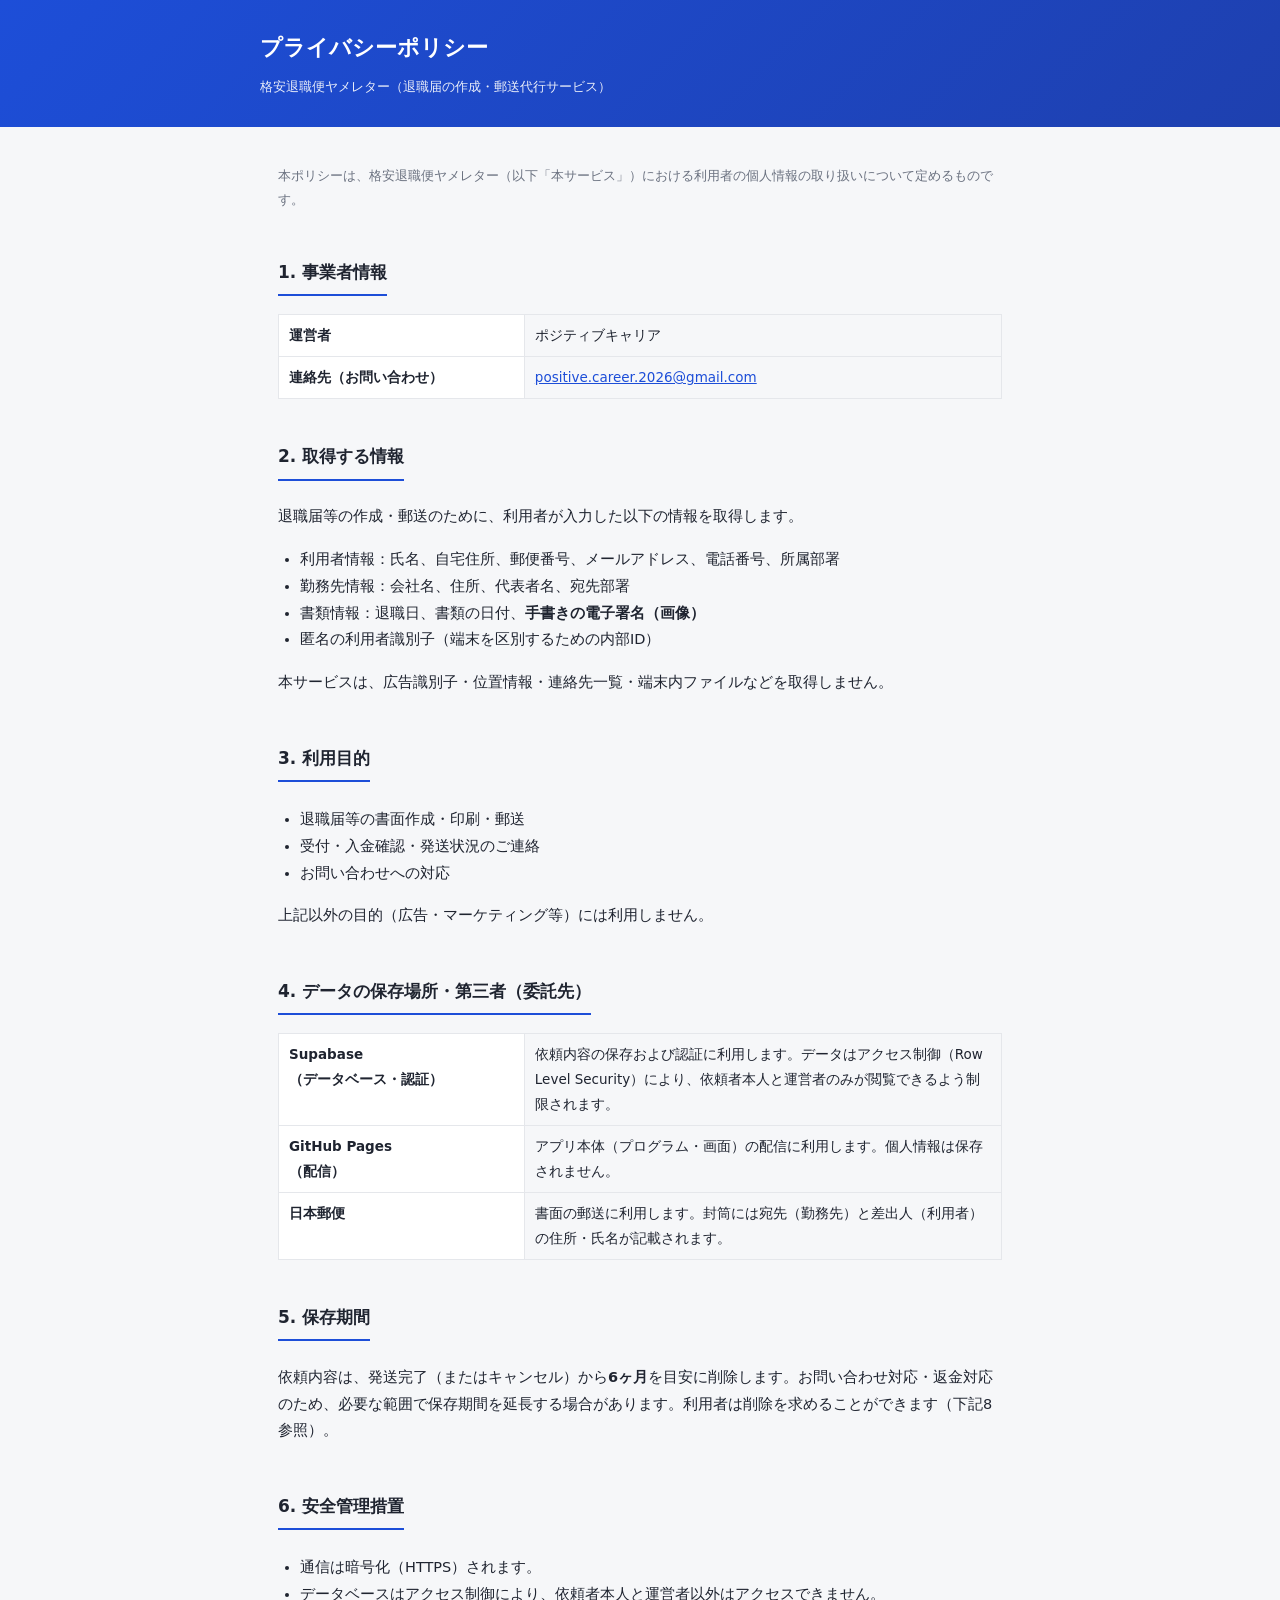
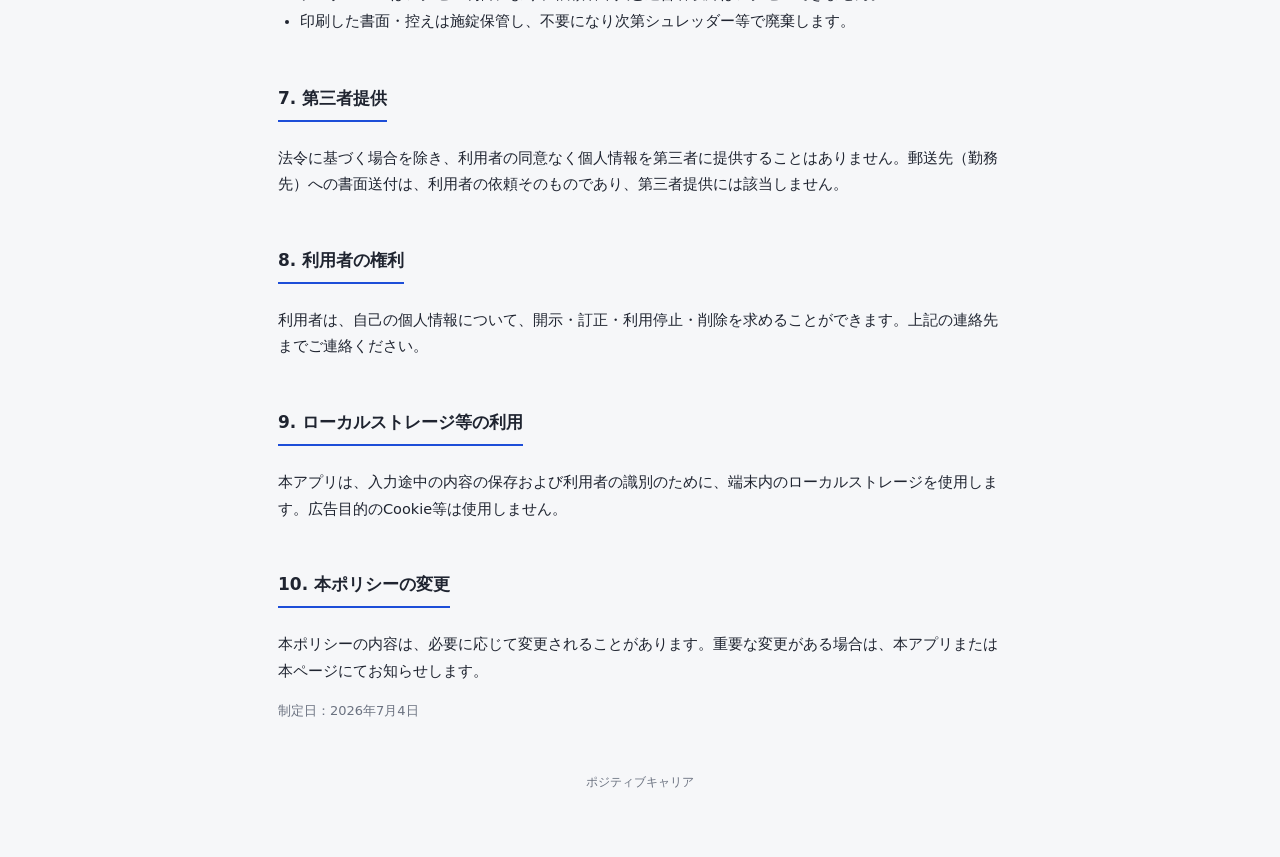
<file: privacy.html>
<!DOCTYPE html>
<html lang="ja">
<head>
<meta charset="UTF-8">
<meta name="viewport" content="width=device-width, initial-scale=1.0">
<title>プライバシーポリシー｜格安退職便ヤメレター</title>
<style>
  :root { --blue:#1d4ed8; --ink:#1f2430; --muted:#6b7280; --line:#e5e7eb; --bg:#f6f7f9; }
  * { box-sizing:border-box; }
  body { font-family:-apple-system,"Hiragino Sans","Noto Sans JP","Segoe UI",system-ui,sans-serif;
    background:var(--bg); color:var(--ink); line-height:1.85; margin:0; padding:0; }
  .wrap { max-width:760px; margin:0 auto; padding:24px 18px 64px; }
  header { background:linear-gradient(135deg,var(--blue),#1e40af); color:#fff; padding:28px 18px; }
  header .inner { max-width:760px; margin:0 auto; }
  header h1 { margin:0; font-size:22px; }
  header p { margin:6px 0 0; font-size:13px; opacity:.9; }
  h2 { font-size:17px; margin:32px 0 8px; padding-bottom:6px; border-bottom:2px solid var(--blue); display:inline-block; }
  p, li { font-size:14.5px; }
  ul { padding-left:22px; }
  table { width:100%; border-collapse:collapse; margin:10px 0; font-size:13.5px; }
  th, td { border:1px solid var(--line); padding:8px 10px; text-align:left; vertical-align:top; }
  th { background:#fff; width:34%; }
  .meta { color:var(--muted); font-size:13px; }
  a { color:var(--blue); }
  footer { text-align:center; color:var(--muted); font-size:12px; margin-top:48px; }
</style>
</head>
<body>
<header><div class="inner">
  <h1>プライバシーポリシー</h1>
  <p>格安退職便ヤメレター（退職届の作成・郵送代行サービス）</p>
</div></header>

<div class="wrap">

<p class="meta">本ポリシーは、格安退職便ヤメレター（以下「本サービス」）における利用者の個人情報の取り扱いについて定めるものです。</p>

<h2>1. 事業者情報</h2>
<table>
  <tr><th>運営者</th><td>ポジティブキャリア</td></tr>
  <tr><th>連絡先（お問い合わせ）</th><td><a href="mailto:positive.career.2026@gmail.com">positive.career.2026@gmail.com</a></td></tr>
</table>

<h2>2. 取得する情報</h2>
<p>退職届等の作成・郵送のために、利用者が入力した以下の情報を取得します。</p>
<ul>
  <li>利用者情報：氏名、自宅住所、郵便番号、メールアドレス、電話番号、所属部署</li>
  <li>勤務先情報：会社名、住所、代表者名、宛先部署</li>
  <li>書類情報：退職日、書類の日付、<strong>手書きの電子署名（画像）</strong></li>
  <li>匿名の利用者識別子（端末を区別するための内部ID）</li>
</ul>
<p>本サービスは、広告識別子・位置情報・連絡先一覧・端末内ファイルなどを取得しません。</p>

<h2>3. 利用目的</h2>
<ul>
  <li>退職届等の書面作成・印刷・郵送</li>
  <li>受付・入金確認・発送状況のご連絡</li>
  <li>お問い合わせへの対応</li>
</ul>
<p>上記以外の目的（広告・マーケティング等）には利用しません。</p>

<h2>4. データの保存場所・第三者（委託先）</h2>
<table>
  <tr><th>Supabase<br>（データベース・認証）</th><td>依頼内容の保存および認証に利用します。データはアクセス制御（Row Level Security）により、依頼者本人と運営者のみが閲覧できるよう制限されます。</td></tr>
  <tr><th>GitHub Pages<br>（配信）</th><td>アプリ本体（プログラム・画面）の配信に利用します。個人情報は保存されません。</td></tr>
  <tr><th>日本郵便</th><td>書面の郵送に利用します。封筒には宛先（勤務先）と差出人（利用者）の住所・氏名が記載されます。</td></tr>
</table>

<h2>5. 保存期間</h2>
<p>依頼内容は、発送完了（またはキャンセル）から<strong>6ヶ月</strong>を目安に削除します。お問い合わせ対応・返金対応のため、必要な範囲で保存期間を延長する場合があります。利用者は削除を求めることができます（下記8参照）。</p>

<h2>6. 安全管理措置</h2>
<ul>
  <li>通信は暗号化（HTTPS）されます。</li>
  <li>データベースはアクセス制御により、依頼者本人と運営者以外はアクセスできません。</li>
  <li>印刷した書面・控えは施錠保管し、不要になり次第シュレッダー等で廃棄します。</li>
</ul>

<h2>7. 第三者提供</h2>
<p>法令に基づく場合を除き、利用者の同意なく個人情報を第三者に提供することはありません。郵送先（勤務先）への書面送付は、利用者の依頼そのものであり、第三者提供には該当しません。</p>

<h2>8. 利用者の権利</h2>
<p>利用者は、自己の個人情報について、開示・訂正・利用停止・削除を求めることができます。上記の連絡先までご連絡ください。</p>

<h2>9. ローカルストレージ等の利用</h2>
<p>本アプリは、入力途中の内容の保存および利用者の識別のために、端末内のローカルストレージを使用します。広告目的のCookie等は使用しません。</p>

<h2>10. 本ポリシーの変更</h2>
<p>本ポリシーの内容は、必要に応じて変更されることがあります。重要な変更がある場合は、本アプリまたは本ページにてお知らせします。</p>

<p class="meta">制定日：2026年7月4日</p>

<footer>ポジティブキャリア</footer>
</div>
</body>
</html>
</file>
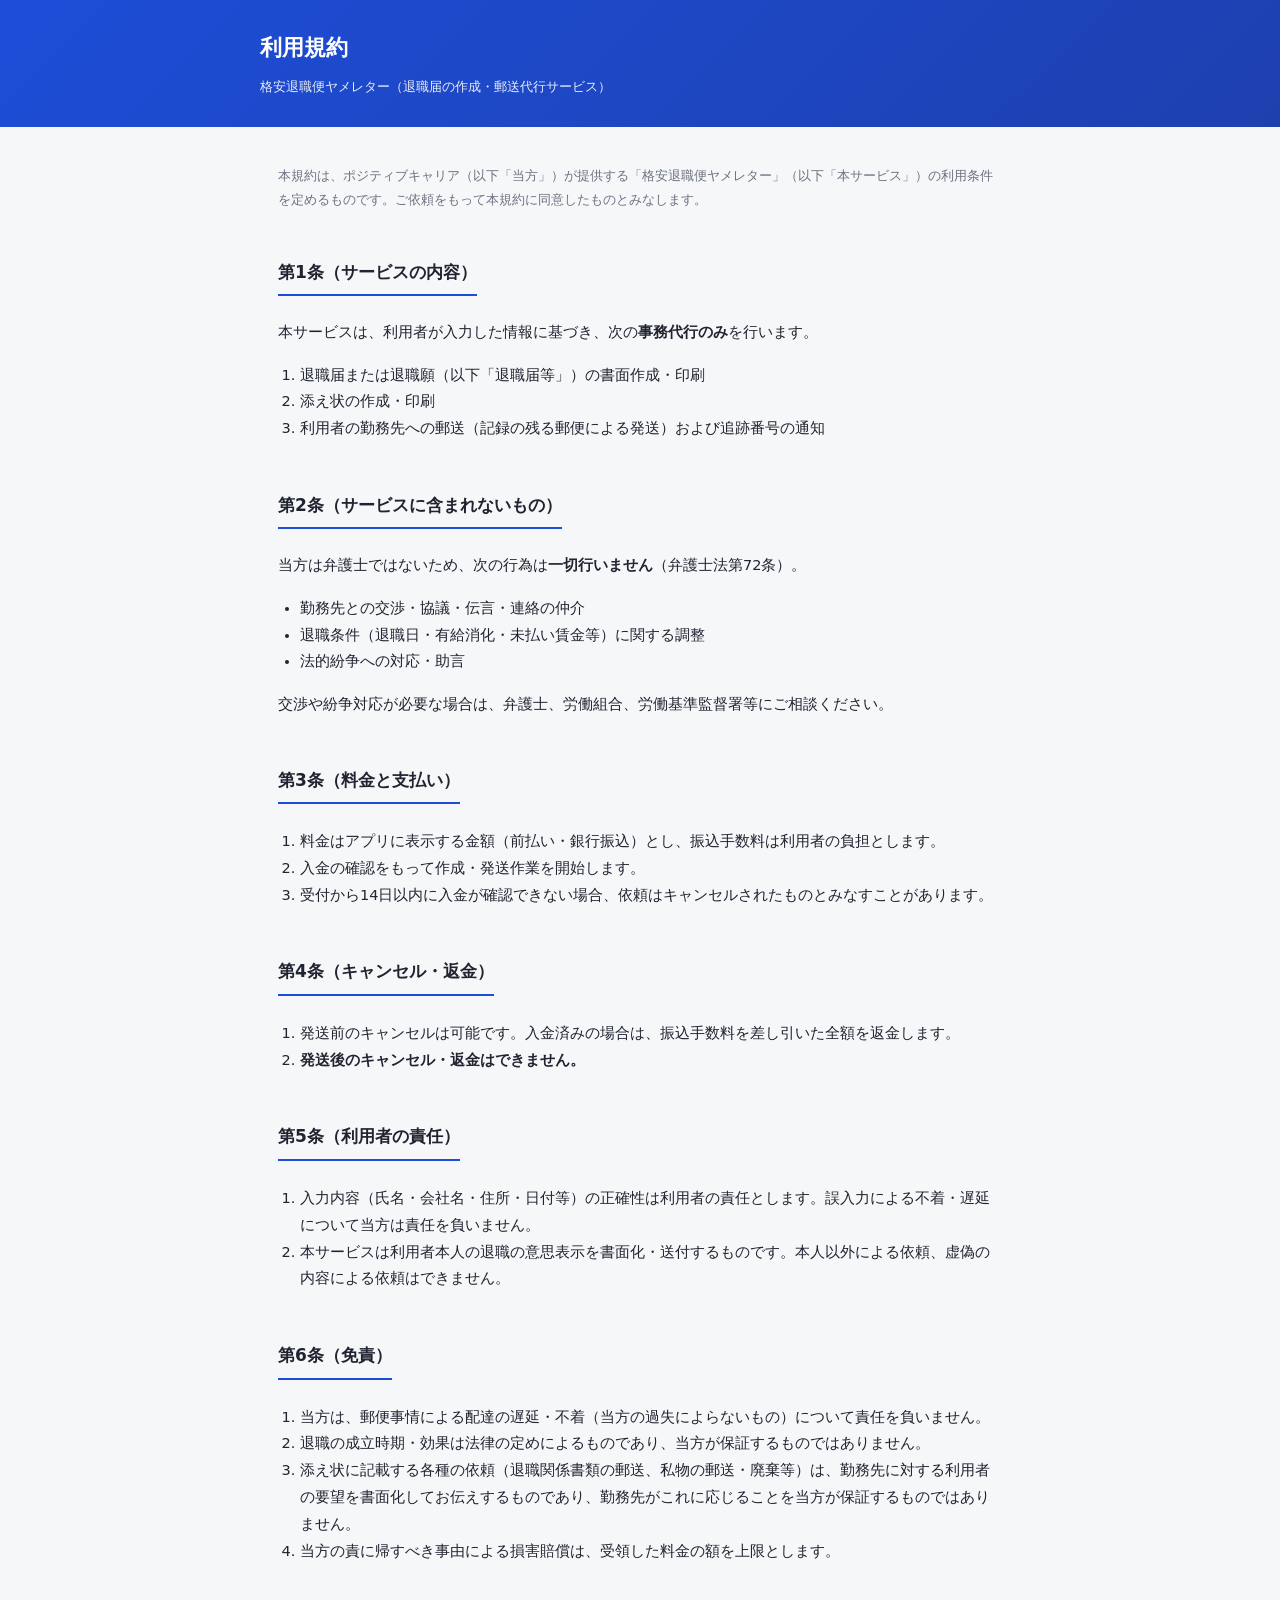
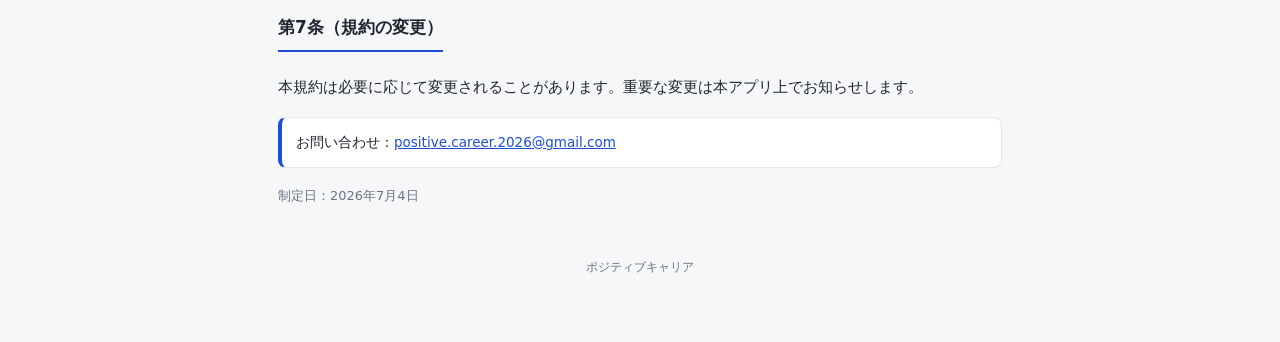
<file: terms.html>
<!DOCTYPE html>
<html lang="ja">
<head>
<meta charset="UTF-8">
<meta name="viewport" content="width=device-width, initial-scale=1.0">
<title>利用規約｜格安退職便ヤメレター</title>
<style>
  :root { --blue:#1d4ed8; --ink:#1f2430; --muted:#6b7280; --line:#e5e7eb; --bg:#f6f7f9; }
  * { box-sizing:border-box; }
  body { font-family:-apple-system,"Hiragino Sans","Noto Sans JP","Segoe UI",system-ui,sans-serif;
    background:var(--bg); color:var(--ink); line-height:1.85; margin:0; padding:0; }
  .wrap { max-width:760px; margin:0 auto; padding:24px 18px 64px; }
  header { background:linear-gradient(135deg,var(--blue),#1e40af); color:#fff; padding:28px 18px; }
  header .inner { max-width:760px; margin:0 auto; }
  header h1 { margin:0; font-size:22px; }
  header p { margin:6px 0 0; font-size:13px; opacity:.9; }
  h2 { font-size:17px; margin:32px 0 8px; padding-bottom:6px; border-bottom:2px solid var(--blue); display:inline-block; }
  p, li { font-size:14.5px; }
  ul, ol { padding-left:22px; }
  .note { background:#fff; border:1px solid var(--line); border-left:4px solid var(--blue);
    border-radius:8px; padding:12px 14px; font-size:13.5px; margin:16px 0; }
  .meta { color:var(--muted); font-size:13px; }
  a { color:var(--blue); }
  footer { text-align:center; color:var(--muted); font-size:12px; margin-top:48px; }
</style>
</head>
<body>
<header><div class="inner">
  <h1>利用規約</h1>
  <p>格安退職便ヤメレター（退職届の作成・郵送代行サービス）</p>
</div></header>

<div class="wrap">

<p class="meta">本規約は、ポジティブキャリア（以下「当方」）が提供する「格安退職便ヤメレター」（以下「本サービス」）の利用条件を定めるものです。ご依頼をもって本規約に同意したものとみなします。</p>

<h2>第1条（サービスの内容）</h2>
<p>本サービスは、利用者が入力した情報に基づき、次の<strong>事務代行のみ</strong>を行います。</p>
<ol>
  <li>退職届または退職願（以下「退職届等」）の書面作成・印刷</li>
  <li>添え状の作成・印刷</li>
  <li>利用者の勤務先への郵送（記録の残る郵便による発送）および追跡番号の通知</li>
</ol>

<h2>第2条（サービスに含まれないもの）</h2>
<p>当方は弁護士ではないため、次の行為は<strong>一切行いません</strong>（弁護士法第72条）。</p>
<ul>
  <li>勤務先との交渉・協議・伝言・連絡の仲介</li>
  <li>退職条件（退職日・有給消化・未払い賃金等）に関する調整</li>
  <li>法的紛争への対応・助言</li>
</ul>
<p>交渉や紛争対応が必要な場合は、弁護士、労働組合、労働基準監督署等にご相談ください。</p>

<h2>第3条（料金と支払い）</h2>
<ol>
  <li>料金はアプリに表示する金額（前払い・銀行振込）とし、振込手数料は利用者の負担とします。</li>
  <li>入金の確認をもって作成・発送作業を開始します。</li>
  <li>受付から14日以内に入金が確認できない場合、依頼はキャンセルされたものとみなすことがあります。</li>
</ol>

<h2>第4条（キャンセル・返金）</h2>
<ol>
  <li>発送前のキャンセルは可能です。入金済みの場合は、振込手数料を差し引いた全額を返金します。</li>
  <li><strong>発送後のキャンセル・返金はできません。</strong></li>
</ol>

<h2>第5条（利用者の責任）</h2>
<ol>
  <li>入力内容（氏名・会社名・住所・日付等）の正確性は利用者の責任とします。誤入力による不着・遅延について当方は責任を負いません。</li>
  <li>本サービスは利用者本人の退職の意思表示を書面化・送付するものです。本人以外による依頼、虚偽の内容による依頼はできません。</li>
</ol>

<h2>第6条（免責）</h2>
<ol>
  <li>当方は、郵便事情による配達の遅延・不着（当方の過失によらないもの）について責任を負いません。</li>
  <li>退職の成立時期・効果は法律の定めによるものであり、当方が保証するものではありません。</li>
  <li>添え状に記載する各種の依頼（退職関係書類の郵送、私物の郵送・廃棄等）は、勤務先に対する利用者の要望を書面化してお伝えするものであり、勤務先がこれに応じることを当方が保証するものではありません。</li>
  <li>当方の責に帰すべき事由による損害賠償は、受領した料金の額を上限とします。</li>
</ol>

<h2>第7条（規約の変更）</h2>
<p>本規約は必要に応じて変更されることがあります。重要な変更は本アプリ上でお知らせします。</p>

<div class="note">
  お問い合わせ：<a href="mailto:positive.career.2026@gmail.com">positive.career.2026@gmail.com</a>
</div>

<p class="meta">制定日：2026年7月4日</p>

<footer>ポジティブキャリア</footer>
</div>
</body>
</html>
</file>
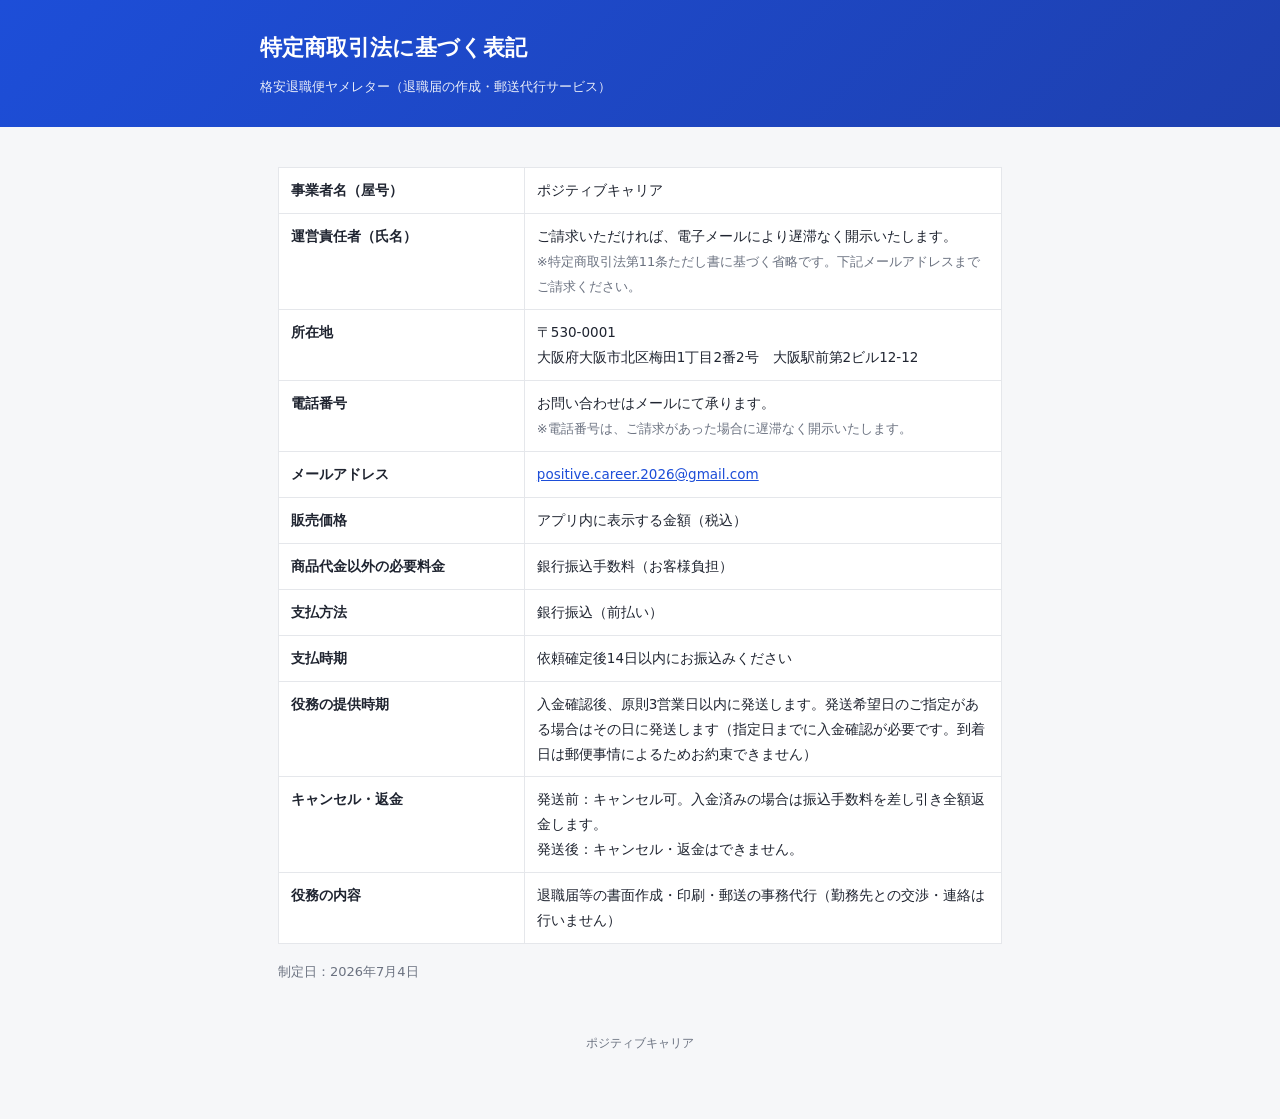
<file: tokushoho.html>
<!DOCTYPE html>
<html lang="ja">
<head>
<meta charset="UTF-8">
<meta name="viewport" content="width=device-width, initial-scale=1.0">
<title>特定商取引法に基づく表記｜格安退職便ヤメレター</title>
<style>
  :root { --blue:#1d4ed8; --ink:#1f2430; --muted:#6b7280; --line:#e5e7eb; --bg:#f6f7f9; }
  * { box-sizing:border-box; }
  body { font-family:-apple-system,"Hiragino Sans","Noto Sans JP","Segoe UI",system-ui,sans-serif;
    background:var(--bg); color:var(--ink); line-height:1.85; margin:0; padding:0; }
  .wrap { max-width:760px; margin:0 auto; padding:24px 18px 64px; }
  header { background:linear-gradient(135deg,var(--blue),#1e40af); color:#fff; padding:28px 18px; }
  header .inner { max-width:760px; margin:0 auto; }
  header h1 { margin:0; font-size:22px; }
  header p { margin:6px 0 0; font-size:13px; opacity:.9; }
  table { width:100%; border-collapse:collapse; margin:16px 0; font-size:13.5px; background:#fff; }
  th, td { border:1px solid var(--line); padding:10px 12px; text-align:left; vertical-align:top; }
  th { width:34%; }
  .todo { color:#b45309; font-weight:700; }
  .meta { color:var(--muted); font-size:13px; }
  a { color:var(--blue); }
  footer { text-align:center; color:var(--muted); font-size:12px; margin-top:48px; }
</style>
</head>
<body>
<header><div class="inner">
  <h1>特定商取引法に基づく表記</h1>
  <p>格安退職便ヤメレター（退職届の作成・郵送代行サービス）</p>
</div></header>

<div class="wrap">

<table>
  <tr><th>事業者名（屋号）</th><td>ポジティブキャリア</td></tr>
  <tr><th>運営責任者（氏名）</th><td>ご請求いただければ、電子メールにより遅滞なく開示いたします。<br><span class="meta">※特定商取引法第11条ただし書に基づく省略です。下記メールアドレスまでご請求ください。</span></td></tr>
  <tr><th>所在地</th><td>〒530-0001<br>大阪府大阪市北区梅田1丁目2番2号　大阪駅前第2ビル12-12</td></tr>
  <tr><th>電話番号</th><td>お問い合わせはメールにて承ります。<br><span class="meta">※電話番号は、ご請求があった場合に遅滞なく開示いたします。</span></td></tr>
  <tr><th>メールアドレス</th><td><a href="mailto:positive.career.2026@gmail.com">positive.career.2026@gmail.com</a></td></tr>
  <tr><th>販売価格</th><td>アプリ内に表示する金額（税込）</td></tr>
  <tr><th>商品代金以外の必要料金</th><td>銀行振込手数料（お客様負担）</td></tr>
  <tr><th>支払方法</th><td>銀行振込（前払い）</td></tr>
  <tr><th>支払時期</th><td>依頼確定後14日以内にお振込みください</td></tr>
  <tr><th>役務の提供時期</th><td>入金確認後、原則3営業日以内に発送します。発送希望日のご指定がある場合はその日に発送します（指定日までに入金確認が必要です。到着日は郵便事情によるためお約束できません）</td></tr>
  <tr><th>キャンセル・返金</th><td>発送前：キャンセル可。入金済みの場合は振込手数料を差し引き全額返金します。<br>発送後：キャンセル・返金はできません。</td></tr>
  <tr><th>役務の内容</th><td>退職届等の書面作成・印刷・郵送の事務代行（勤務先との交渉・連絡は行いません）</td></tr>
</table>

<p class="meta">制定日：2026年7月4日</p>

<footer>ポジティブキャリア</footer>
</div>
</body>
</html>
</file>
